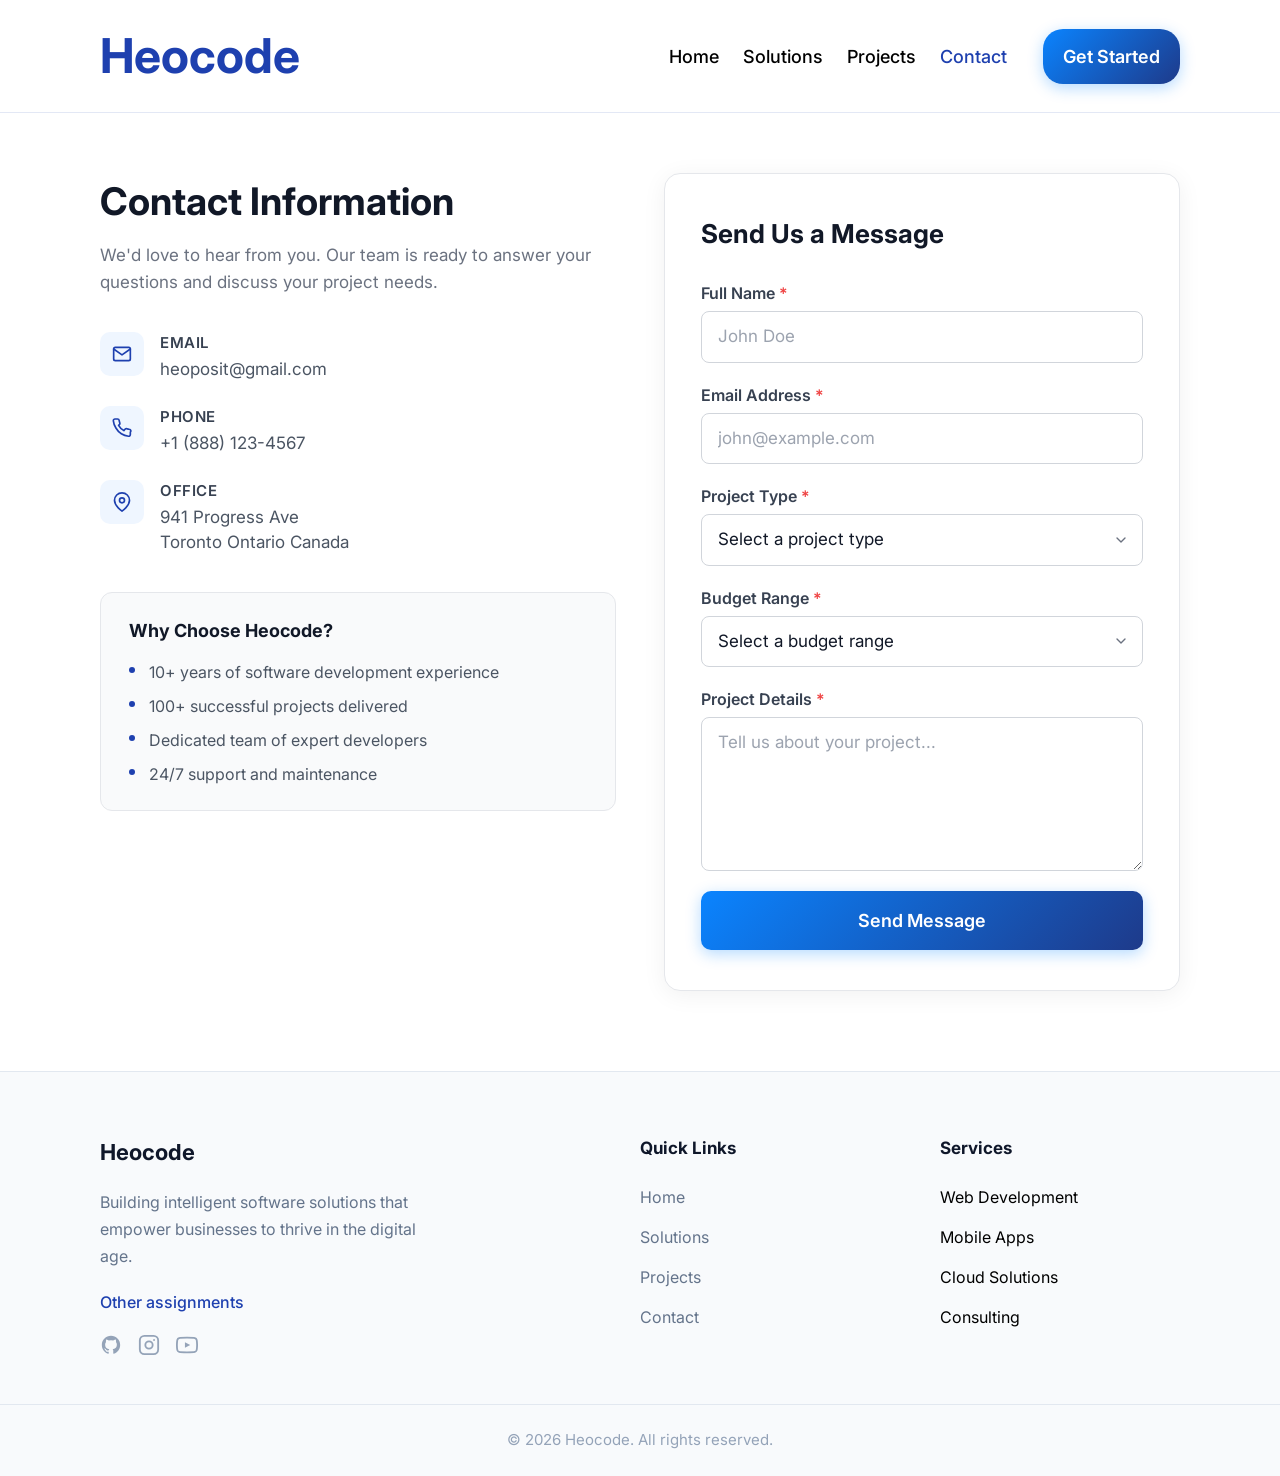
<file: html/contact.html>
<!-- 301468504 -->
<!doctype html>
<html lang="en">
    <head>
        <meta charset="UTF-8" />
        <meta name="viewport" content="width=device-width, initial-scale=1.0" />
        <title>Heocode</title>
        <link rel="stylesheet" href="../css/reset.css" />
        <link rel="stylesheet" href="../css/style.css" />
        <link rel="stylesheet" href="../css/contact.css" />
        <link rel="stylesheet" href="../css/modal.css" />
        <link rel="stylesheet" href="../css/header.css" />
        <link rel="stylesheet" href="../css/footer.css" />
        <link rel="preconnect" href="https://fonts.googleapis.com" />
        <link rel="preconnect" href="https://fonts.gstatic.com" crossorigin />
        <link
            href="https://fonts.googleapis.com/css2?family=Inter:opsz,wght@14..32,100..900&display=swap"
            rel="stylesheet"
        />
    </head>
    <body>
        <div class="nav-overlay" id="nav-overlay"></div>
        <header>
            <div class="container">
                <a href="../html/index.html" class="logo">Heocode</a>

                <div class="burger" id="burger">
                    <span></span>
                    <span></span>
                    <span></span>
                </div>
                <nav class="nav" id="nav">
                    <ul class="menu">
                        <li class="menu__item">
                            <a href="../html/index.html" class="menu__item-link"
                                >Home</a
                            >
                        </li>
                        <li class="menu__item">
                            <a
                                href="../html/solutions.html"
                                class="menu__item-link"
                                >Solutions</a
                            >
                        </li>
                        <li class="menu__item">
                            <a
                                href="../html/projects.html"
                                class="menu__item-link"
                                >Projects</a
                            >
                        </li>
                        <li class="menu__item">
                            <a
                                href="../html/contact.html"
                                class="menu__item-link menu__item-link--active"
                                >Contact</a
                            >
                        </li>
                    </ul>
                    <button class="btn btn__mobile" id="open-contact-modal-nav">
                        Get Started
                    </button>
                </nav>
            </div>
        </header>

        <main>
            <section class="contact">
                <div class="container">
                    <div class="contact__grid">
                        <!-- Left: Contact Information -->
                        <div class="contact__info">
                            <h1 class="contact__info-title">
                                Contact Information
                            </h1>
                            <p class="contact__info-subtitle">
                                We'd love to hear from you. Our team is ready to
                                answer your questions and discuss your project
                                needs.
                            </p>

                            <ul class="contact__details">
                                <li class="contact__detail">
                                    <div class="contact__detail-icon">
                                        <svg
                                            width="20"
                                            height="20"
                                            viewBox="0 0 24 24"
                                            fill="none"
                                            xmlns="http://www.w3.org/2000/svg"
                                        >
                                            <path
                                                d="M4 4h16c1.1 0 2 .9 2 2v12c0 1.1-.9 2-2 2H4c-1.1 0-2-.9-2-2V6c0-1.1.9-2 2-2z"
                                                stroke="#1e40af"
                                                stroke-width="2"
                                                stroke-linecap="round"
                                                stroke-linejoin="round"
                                            />
                                            <polyline
                                                points="22,6 12,13 2,6"
                                                stroke="#1e40af"
                                                stroke-width="2"
                                                stroke-linecap="round"
                                                stroke-linejoin="round"
                                            />
                                        </svg>
                                    </div>
                                    <div class="contact__detail-body">
                                        <span class="contact__detail-label"
                                            >Email</span
                                        >
                                        <a
                                            href="mailto:heoposit@gmail.com"
                                            class="contact__detail-value"
                                            >heoposit@gmail.com</a
                                        >
                                    </div>
                                </li>
                                <li class="contact__detail">
                                    <div class="contact__detail-icon">
                                        <svg
                                            width="20"
                                            height="20"
                                            viewBox="0 0 24 24"
                                            fill="none"
                                            xmlns="http://www.w3.org/2000/svg"
                                        >
                                            <path
                                                d="M22 16.92v3a2 2 0 0 1-2.18 2 19.79 19.79 0 0 1-8.63-3.07A19.5 19.5 0 0 1 4.69 12 19.79 19.79 0 0 1 1.61 3.4 2 2 0 0 1 3.6 1.22h3a2 2 0 0 1 2 1.72c.127.96.361 1.903.7 2.81a2 2 0 0 1-.45 2.11L7.91 8.78a16 16 0 0 0 6.31 6.31l1.62-1.83a2 2 0 0 1 2.11-.45c.907.339 1.85.573 2.81.7A2 2 0 0 1 22 16.92z"
                                                stroke="#1e40af"
                                                stroke-width="2"
                                                stroke-linecap="round"
                                                stroke-linejoin="round"
                                            />
                                        </svg>
                                    </div>
                                    <div class="contact__detail-body">
                                        <span class="contact__detail-label"
                                            >Phone</span
                                        >
                                        <a
                                            href="tel:+18881234567"
                                            class="contact__detail-value"
                                            >+1 (888) 123-4567</a
                                        >
                                    </div>
                                </li>
                                <li class="contact__detail">
                                    <div class="contact__detail-icon">
                                        <svg
                                            width="20"
                                            height="20"
                                            viewBox="0 0 24 24"
                                            fill="none"
                                            xmlns="http://www.w3.org/2000/svg"
                                        >
                                            <path
                                                d="M21 10c0 7-9 13-9 13S3 17 3 10a9 9 0 0 1 18 0z"
                                                stroke="#1e40af"
                                                stroke-width="2"
                                                stroke-linecap="round"
                                                stroke-linejoin="round"
                                            />
                                            <circle
                                                cx="12"
                                                cy="10"
                                                r="3"
                                                stroke="#1e40af"
                                                stroke-width="2"
                                                stroke-linecap="round"
                                                stroke-linejoin="round"
                                            />
                                        </svg>
                                    </div>
                                    <div class="contact__detail-body">
                                        <span class="contact__detail-label"
                                            >Office</span
                                        >
                                        <span class="contact__detail-value"
                                            >941 Progress Ave<br />Toronto
                                            Ontario Canada</span
                                        >
                                    </div>
                                </li>
                            </ul>

                            <div class="contact__why">
                                <h3 class="contact__why-title">
                                    Why Choose Heocode?
                                </h3>
                                <ul class="contact__why-list">
                                    <li>
                                        10+ years of software development
                                        experience
                                    </li>
                                    <li>100+ successful projects delivered</li>
                                    <li>Dedicated team of expert developers</li>
                                    <li>24/7 support and maintenance</li>
                                </ul>
                            </div>
                        </div>

                        <!-- Right: Send Us a Message form -->
                        <div class="contact__form-wrap">
                            <h2 class="contact__form-title">
                                Send Us a Message
                            </h2>
                            <form class="contact__form" novalidate>
                                <div class="contact__field">
                                    <label
                                        class="contact__label"
                                        for="full-name"
                                        >Full Name
                                        <span class="contact__required"
                                            >*</span
                                        ></label
                                    >
                                    <input
                                        class="contact__input"
                                        type="text"
                                        id="full-name"
                                        name="full-name"
                                        placeholder="John Doe"
                                        required
                                    />
                                </div>
                                <div class="contact__field">
                                    <label class="contact__label" for="email"
                                        >Email Address
                                        <span class="contact__required"
                                            >*</span
                                        ></label
                                    >
                                    <input
                                        class="contact__input"
                                        type="email"
                                        id="email"
                                        name="email"
                                        placeholder="john@example.com"
                                        required
                                    />
                                </div>
                                <div class="contact__field">
                                    <label
                                        class="contact__label"
                                        for="project-type"
                                        >Project Type
                                        <span class="contact__required"
                                            >*</span
                                        ></label
                                    >
                                    <div class="contact__select-wrap">
                                        <select
                                            class="contact__select"
                                            id="project-type"
                                            name="project-type"
                                            required
                                        >
                                            <option value="" disabled selected>
                                                Select a project type
                                            </option>
                                            <option value="web">
                                                Web Development
                                            </option>
                                            <option value="mobile">
                                                Mobile App
                                            </option>
                                            <option value="cloud">
                                                Cloud Solutions
                                            </option>
                                            <option value="consulting">
                                                Consulting
                                            </option>
                                        </select>
                                        <svg
                                            class="contact__select-arrow"
                                            width="16"
                                            height="16"
                                            viewBox="0 0 24 24"
                                            fill="none"
                                            xmlns="http://www.w3.org/2000/svg"
                                        >
                                            <polyline
                                                points="6 9 12 15 18 9"
                                                stroke="#6b7280"
                                                stroke-width="2"
                                                stroke-linecap="round"
                                                stroke-linejoin="round"
                                            />
                                        </svg>
                                    </div>
                                </div>
                                <div class="contact__field">
                                    <label class="contact__label" for="budget"
                                        >Budget Range
                                        <span class="contact__required"
                                            >*</span
                                        ></label
                                    >
                                    <div class="contact__select-wrap">
                                        <select
                                            class="contact__select"
                                            id="budget"
                                            name="budget"
                                            required
                                        >
                                            <option value="" disabled selected>
                                                Select a budget range
                                            </option>
                                            <option value="under5k">
                                                Under $5,000
                                            </option>
                                            <option value="5k-20k">
                                                $5,000 – $20,000
                                            </option>
                                            <option value="20k-50k">
                                                $20,000 – $50,000
                                            </option>
                                            <option value="50k+">
                                                $50,000+
                                            </option>
                                        </select>
                                        <svg
                                            class="contact__select-arrow"
                                            width="16"
                                            height="16"
                                            viewBox="0 0 24 24"
                                            fill="none"
                                            xmlns="http://www.w3.org/2000/svg"
                                        >
                                            <polyline
                                                points="6 9 12 15 18 9"
                                                stroke="#6b7280"
                                                stroke-width="2"
                                                stroke-linecap="round"
                                                stroke-linejoin="round"
                                            />
                                        </svg>
                                    </div>
                                </div>
                                <div class="contact__field">
                                    <label class="contact__label" for="details"
                                        >Project Details
                                        <span class="contact__required"
                                            >*</span
                                        ></label
                                    >
                                    <textarea
                                        class="contact__textarea"
                                        id="details"
                                        name="details"
                                        placeholder="Tell us about your project..."
                                        rows="5"
                                        required
                                    ></textarea>
                                </div>
                                <button
                                    type="submit"
                                    class="btn contact__submit"
                                >
                                    Send Message
                                </button>
                            </form>
                        </div>
                    </div>
                </div>
            </section>
        </main>

        <footer class="footer">
            <div class="footer__top">
                <div class="container">
                    <div class="footer__grid">
                        <div class="footer__brand">
                            <span class="footer__logo-name">Heocode</span>
                            <p class="footer__description">
                                Building intelligent software solutions that
                                empower businesses to thrive in the digital age.
                            </p>
                            <a
                                href="http://studentweb.cencol.ca/viskako1/Web/Assignments/Root/index.html"
                                class="footer__other-link"
                                >Other assignments</a
                            >
                            <div class="footer__socials">
                                <a
                                    href="https://github.com/heocode"
                                    class="footer__social-link"
                                    aria-label="GitHub"
                                >
                                    <svg
                                        width="22"
                                        height="22"
                                        viewBox="0 0 24 24"
                                        fill="none"
                                        xmlns="http://www.w3.org/2000/svg"
                                    >
                                        <path
                                            d="M12 2C6.477 2 2 6.477 2 12c0 4.418 2.865 8.166 6.839 9.489.5.092.682-.217.682-.482 0-.237-.009-.868-.013-1.703-2.782.604-3.369-1.34-3.369-1.34-.454-1.156-1.11-1.463-1.11-1.463-.908-.62.069-.608.069-.608 1.003.07 1.531 1.03 1.531 1.03.892 1.529 2.341 1.087 2.91.831.092-.646.35-1.086.636-1.336-2.22-.253-4.555-1.11-4.555-4.943 0-1.091.39-1.984 1.029-2.683-.103-.253-.446-1.27.098-2.647 0 0 .84-.269 2.75 1.025A9.578 9.578 0 0 1 12 6.836a9.59 9.59 0 0 1 2.504.337c1.909-1.294 2.747-1.025 2.747-1.025.546 1.377.203 2.394.1 2.647.64.699 1.028 1.592 1.028 2.683 0 3.842-2.339 4.687-4.566 4.935.359.309.678.919.678 1.852 0 1.336-.012 2.415-.012 2.743 0 .267.18.578.688.48C19.138 20.163 22 16.418 22 12c0-5.523-4.477-10-10-10z"
                                            fill="currentColor"
                                        />
                                    </svg>
                                </a>
                                <a
                                    href="https://www.instagram.com/heoposit50"
                                    class="footer__social-link"
                                    aria-label="Instagram"
                                >
                                    <svg
                                        width="22"
                                        height="22"
                                        viewBox="0 0 24 24"
                                        fill="none"
                                        xmlns="http://www.w3.org/2000/svg"
                                    >
                                        <rect
                                            x="2"
                                            y="2"
                                            width="20"
                                            height="20"
                                            rx="5"
                                            stroke="currentColor"
                                            stroke-width="2"
                                        />
                                        <circle
                                            cx="12"
                                            cy="12"
                                            r="4"
                                            stroke="currentColor"
                                            stroke-width="2"
                                        />
                                        <circle
                                            cx="17.5"
                                            cy="6.5"
                                            r="1"
                                            fill="currentColor"
                                        />
                                    </svg>
                                </a>
                                <a
                                    href="#"
                                    class="footer__social-link"
                                    aria-label="YouTube"
                                >
                                    <svg
                                        width="22"
                                        height="22"
                                        viewBox="0 0 24 24"
                                        fill="none"
                                        xmlns="http://www.w3.org/2000/svg"
                                    >
                                        <path
                                            d="M22.54 6.42a2.78 2.78 0 0 0-1.95-1.96C18.88 4 12 4 12 4s-6.88 0-8.59.46A2.78 2.78 0 0 0 1.46 6.42 29 29 0 0 0 1 12a29 29 0 0 0 .46 5.58 2.78 2.78 0 0 0 1.95 1.96C5.12 20 12 20 12 20s6.88 0 8.59-.46a2.78 2.78 0 0 0 1.95-1.96A29 29 0 0 0 23 12a29 29 0 0 0-.46-5.58z"
                                            stroke="currentColor"
                                            stroke-width="2"
                                        />
                                        <polygon
                                            points="9.75 15.02 15.5 12 9.75 8.98 9.75 15.02"
                                            fill="currentColor"
                                        />
                                    </svg>
                                </a>
                            </div>
                        </div>
                        <div class="footer__nav">
                            <h4 class="footer__nav-title">Quick Links</h4>
                            <ul class="footer__nav-list">
                                <li>
                                    <a
                                        href="../html/index.html"
                                        class="footer__nav-link"
                                        >Home</a
                                    >
                                </li>
                                <li>
                                    <a
                                        href="../html/solutions.html"
                                        class="footer__nav-link"
                                        >Solutions</a
                                    >
                                </li>
                                <li>
                                    <a
                                        href="../html/projects.html"
                                        class="footer__nav-link"
                                        >Projects</a
                                    >
                                </li>
                                <li>
                                    <a
                                        href="../html/contact.html"
                                        class="footer__nav-link"
                                        >Contact</a
                                    >
                                </li>
                            </ul>
                        </div>
                        <div class="footer__nav">
                            <h4 class="footer__nav-title">Services</h4>
                            <ul class="footer__nav-list">
                                <li>Web Development</li>
                                <li>Mobile Apps</li>
                                <li>Cloud Solutions</li>
                                <li>Consulting</li>
                            </ul>
                        </div>
                    </div>
                </div>
            </div>
            <div class="footer__bottom">
                <div class="container">
                    <p class="footer__copyright">
                        © 2026 Heocode. All rights reserved.
                    </p>
                </div>
            </div>
        </footer>

        <!-- Contact modal -->
        <div
            class="modal"
            id="contact-modal"
            role="dialog"
            aria-modal="true"
            aria-labelledby="modal-title"
        >
            <div class="modal__overlay" id="modal-overlay"></div>
            <div class="modal__card">
                <button
                    class="modal__close"
                    id="modal-close"
                    aria-label="Close"
                >
                    <svg
                        width="20"
                        height="20"
                        viewBox="0 0 24 24"
                        fill="none"
                        xmlns="http://www.w3.org/2000/svg"
                    >
                        <path
                            d="M18 6L6 18M6 6l12 12"
                            stroke="currentColor"
                            stroke-width="2.5"
                            stroke-linecap="round"
                        />
                    </svg>
                </button>
                <h2 class="modal__title" id="modal-title">Send Us a Message</h2>
                <form class="modal__form" novalidate>
                    <div class="modal__field">
                        <label class="modal__label" for="m-full-name"
                            >Full Name
                            <span class="modal__required">*</span></label
                        >
                        <input
                            class="modal__input"
                            type="text"
                            id="m-full-name"
                            name="full-name"
                            placeholder="John Doe"
                            required
                        />
                    </div>
                    <div class="modal__field">
                        <label class="modal__label" for="m-email"
                            >Email Address
                            <span class="modal__required">*</span></label
                        >
                        <input
                            class="modal__input"
                            type="email"
                            id="m-email"
                            name="email"
                            placeholder="john@example.com"
                            required
                        />
                    </div>
                    <div class="modal__row">
                        <div class="modal__field">
                            <label class="modal__label" for="m-project-type"
                                >Project Type
                                <span class="modal__required">*</span></label
                            >
                            <div class="modal__select-wrap">
                                <select
                                    class="modal__select"
                                    id="m-project-type"
                                    name="project-type"
                                    required
                                >
                                    <option value="" disabled selected>
                                        Select a project type
                                    </option>
                                    <option value="web">Web Development</option>
                                    <option value="mobile">Mobile App</option>
                                    <option value="cloud">
                                        Cloud Solutions
                                    </option>
                                    <option value="consulting">
                                        Consulting
                                    </option>
                                </select>
                                <svg
                                    class="modal__select-arrow"
                                    width="16"
                                    height="16"
                                    viewBox="0 0 24 24"
                                    fill="none"
                                    xmlns="http://www.w3.org/2000/svg"
                                >
                                    <polyline
                                        points="6 9 12 15 18 9"
                                        stroke="#6b7280"
                                        stroke-width="2"
                                        stroke-linecap="round"
                                        stroke-linejoin="round"
                                    />
                                </svg>
                            </div>
                        </div>
                        <div class="modal__field">
                            <label class="modal__label" for="m-budget"
                                >Budget Range
                                <span class="modal__required">*</span></label
                            >
                            <div class="modal__select-wrap">
                                <select
                                    class="modal__select"
                                    id="m-budget"
                                    name="budget"
                                    required
                                >
                                    <option value="" disabled selected>
                                        Select a budget range
                                    </option>
                                    <option value="under5k">
                                        Under $5,000
                                    </option>
                                    <option value="5k-20k">
                                        $5,000 – $20,000
                                    </option>
                                    <option value="20k-50k">
                                        $20,000 – $50,000
                                    </option>
                                    <option value="50k+">$50,000+</option>
                                </select>
                                <svg
                                    class="modal__select-arrow"
                                    width="16"
                                    height="16"
                                    viewBox="0 0 24 24"
                                    fill="none"
                                    xmlns="http://www.w3.org/2000/svg"
                                >
                                    <polyline
                                        points="6 9 12 15 18 9"
                                        stroke="#6b7280"
                                        stroke-width="2"
                                        stroke-linecap="round"
                                        stroke-linejoin="round"
                                    />
                                </svg>
                            </div>
                        </div>
                    </div>
                    <div class="modal__field">
                        <label class="modal__label" for="m-details"
                            >Project Details
                            <span class="modal__required">*</span></label
                        >
                        <textarea
                            class="modal__textarea"
                            id="m-details"
                            name="details"
                            placeholder="Tell us about your project..."
                            rows="4"
                            required
                        ></textarea>
                    </div>
                    <button type="submit" class="btn modal__submit">
                        Send Message
                    </button>
                </form>
            </div>
        </div>

        <script src="../js/scripts.js"></script>
    </body>
</html>
</file>
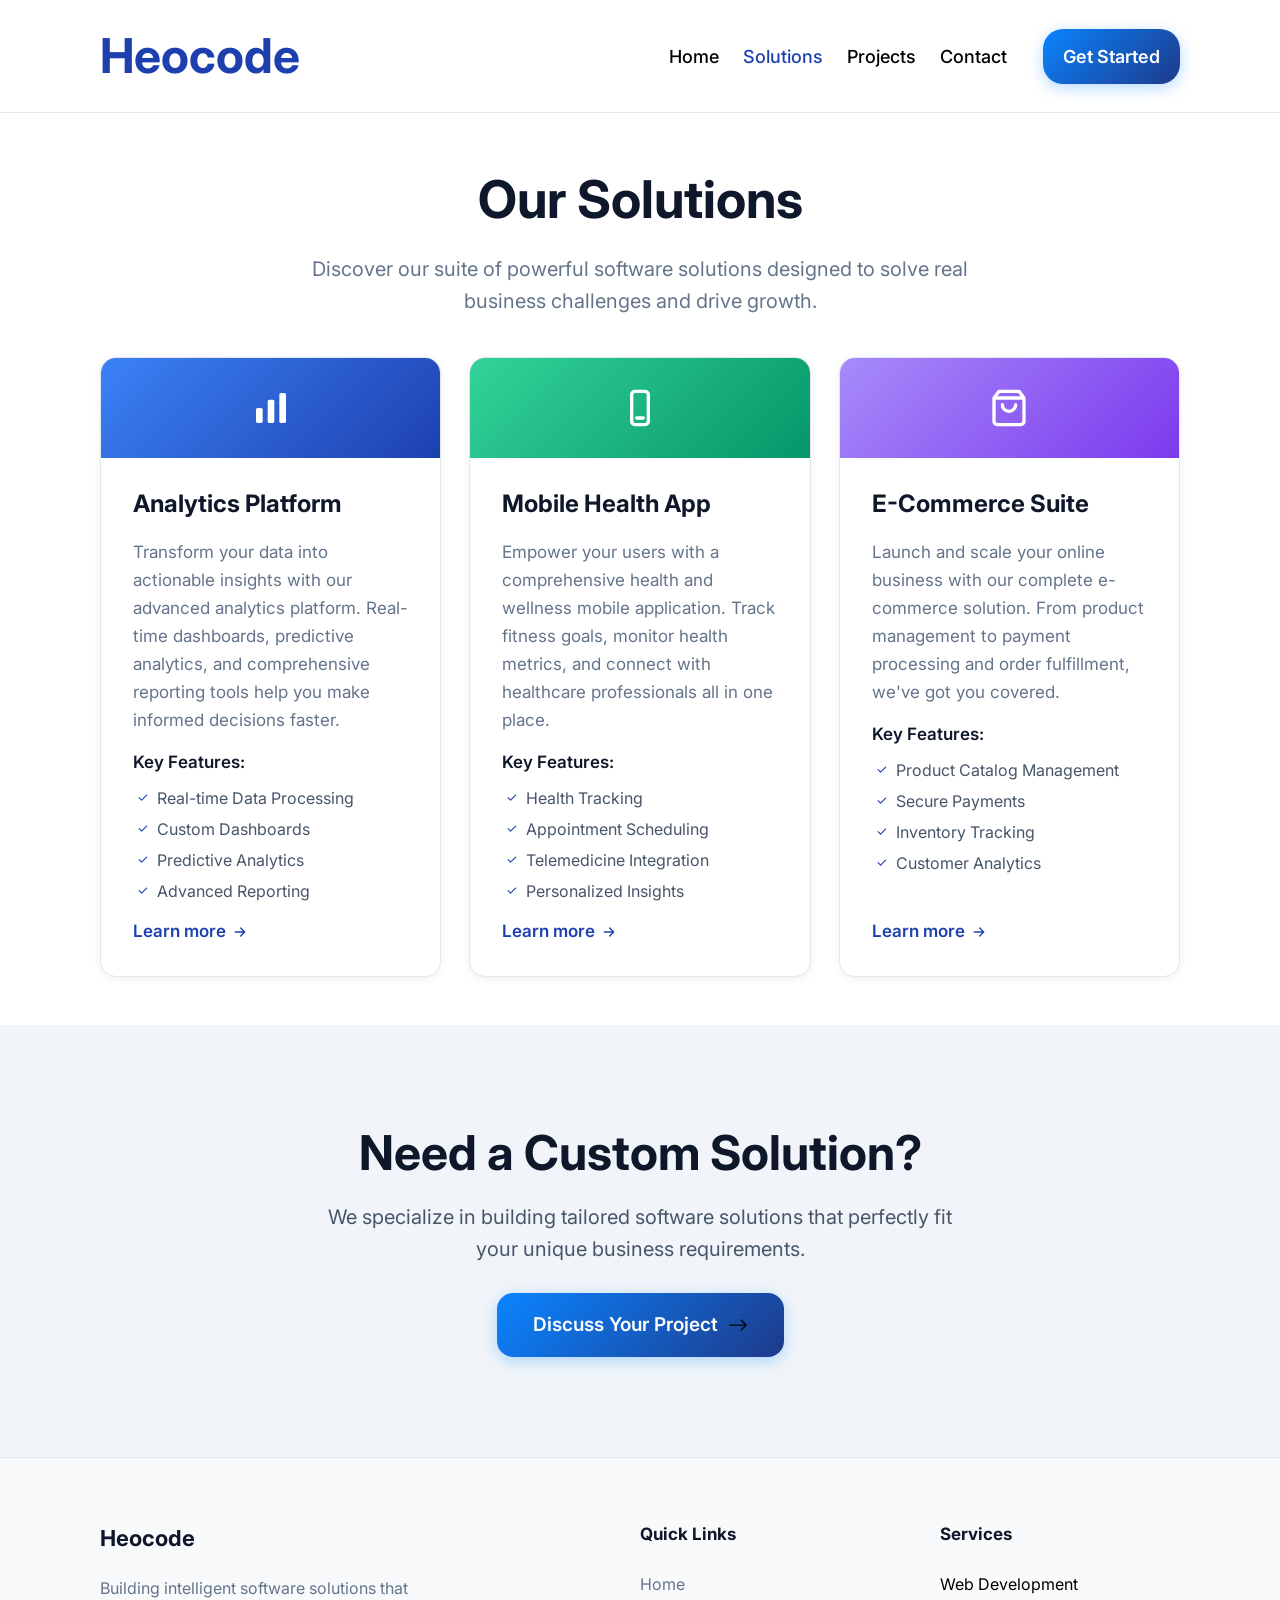
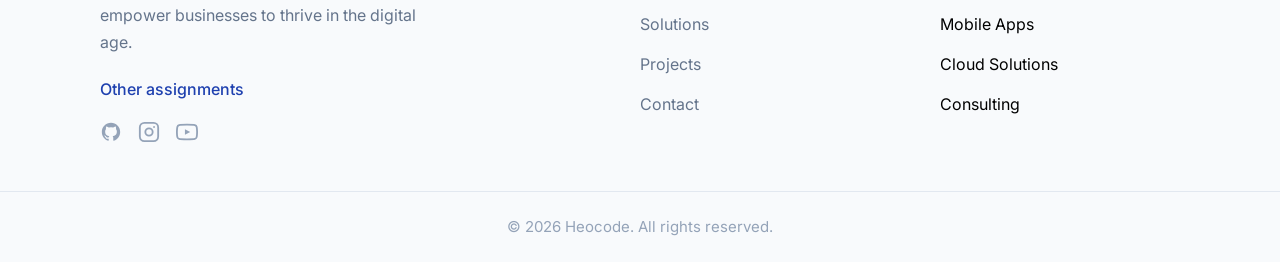
<file: html/solutions.html>
<!-- 301468504 -->
<!doctype html>
<html lang="en">
    <head>
        <meta charset="UTF-8" />
        <meta name="viewport" content="width=device-width, initial-scale=1.0" />
        <title>Heocode</title>
        <link rel="stylesheet" href="../css/reset.css" />
        <link rel="stylesheet" href="../css/style.css" />
        <link rel="stylesheet" href="../css/solutions.css" />
        <link rel="stylesheet" href="../css/modal.css" />
        <link rel="stylesheet" href="../css/header.css" />
        <link rel="stylesheet" href="../css/footer.css" />
        <link rel="preconnect" href="https://fonts.googleapis.com" />
        <link rel="preconnect" href="https://fonts.gstatic.com" crossorigin />
        <link
            href="https://fonts.googleapis.com/css2?family=Inter:opsz,wght@14..32,100..900&display=swap"
            rel="stylesheet"
        />
    </head>
    <body>
        <div class="nav-overlay" id="nav-overlay"></div>
        <header>
            <div class="container">
                <a href="../html/index.html" class="logo">Heocode</a>

                <div class="burger" id="burger">
                    <span></span>
                    <span></span>
                    <span></span>
                </div>
                <nav class="nav" id="nav">
                    <ul class="menu">
                        <li class="menu__item">
                            <a href="../html/index.html" class="menu__item-link"
                                >Home</a
                            >
                        </li>
                        <li class="menu__item">
                            <a
                                href="../html/solutions.html"
                                class="menu__item-link menu__item-link--active"
                                >Solutions</a
                            >
                        </li>
                        <li class="menu__item">
                            <a
                                href="../html/projects.html"
                                class="menu__item-link"
                                >Projects</a
                            >
                        </li>
                        <li class="menu__item">
                            <a
                                href="../html/contact.html"
                                class="menu__item-link"
                                >Contact</a
                            >
                        </li>
                    </ul>
                    <button class="btn btn__mobile" id="open-contact-modal-nav">
                        Get Started
                    </button>
                </nav>
            </div>
        </header>
        <main>
            <section class="solutions">
                <div class="container">
                    <div class="solutions__header">
                        <h1 class="solutions__title">Our Solutions</h1>
                        <p class="solutions__subtitle">
                            Discover our suite of powerful software solutions
                            designed to solve real business challenges and drive
                            growth.
                        </p>
                    </div>
                    <div class="solutions__grid">
                        <!-- Card 1: Analytics Platform -->
                        <div class="sol-card">
                            <div
                                class="sol-card__banner sol-card__banner--blue"
                            >
                                <svg
                                    width="40"
                                    height="40"
                                    viewBox="0 0 24 24"
                                    fill="none"
                                    xmlns="http://www.w3.org/2000/svg"
                                >
                                    <rect
                                        x="3"
                                        y="12"
                                        width="4"
                                        height="9"
                                        rx="1"
                                        fill="white"
                                    />
                                    <rect
                                        x="10"
                                        y="7"
                                        width="4"
                                        height="14"
                                        rx="1"
                                        fill="white"
                                    />
                                    <rect
                                        x="17"
                                        y="3"
                                        width="4"
                                        height="18"
                                        rx="1"
                                        fill="white"
                                    />
                                </svg>
                            </div>
                            <div class="sol-card__body">
                                <h2 class="sol-card__title">
                                    Analytics Platform
                                </h2>
                                <p class="sol-card__desc">
                                    Transform your data into actionable insights
                                    with our advanced analytics platform.
                                    Real-time dashboards, predictive analytics,
                                    and comprehensive reporting tools help you
                                    make informed decisions faster.
                                </p>
                                <div class="sol-card__features">
                                    <p class="sol-card__features-label">
                                        Key Features:
                                    </p>
                                    <ul class="sol-card__list">
                                        <li>Real-time Data Processing</li>
                                        <li>Custom Dashboards</li>
                                        <li>Predictive Analytics</li>
                                        <li>Advanced Reporting</li>
                                    </ul>
                                </div>
                                <a
                                    href="./projects.html"
                                    class="sol-card__link"
                                >
                                    Learn more
                                    <svg
                                        width="16"
                                        height="16"
                                        viewBox="0 0 24 24"
                                        fill="none"
                                        xmlns="http://www.w3.org/2000/svg"
                                    >
                                        <path
                                            d="M5 12H19M19 12L13 6M19 12L13 18"
                                            stroke="currentColor"
                                            stroke-width="2"
                                            stroke-linecap="round"
                                            stroke-linejoin="round"
                                        />
                                    </svg>
                                </a>
                            </div>
                        </div>

                        <!-- Card 2: Mobile Health App -->
                        <div class="sol-card">
                            <div
                                class="sol-card__banner sol-card__banner--green"
                            >
                                <svg
                                    width="40"
                                    height="40"
                                    viewBox="0 0 24 24"
                                    fill="none"
                                    xmlns="http://www.w3.org/2000/svg"
                                >
                                    <rect
                                        x="7"
                                        y="2"
                                        width="10"
                                        height="20"
                                        rx="2"
                                        stroke="white"
                                        stroke-width="2"
                                    />
                                    <line
                                        x1="10"
                                        y1="18"
                                        x2="14"
                                        y2="18"
                                        stroke="white"
                                        stroke-width="2"
                                        stroke-linecap="round"
                                    />
                                </svg>
                            </div>
                            <div class="sol-card__body">
                                <h2 class="sol-card__title">
                                    Mobile Health App
                                </h2>
                                <p class="sol-card__desc">
                                    Empower your users with a comprehensive
                                    health and wellness mobile application.
                                    Track fitness goals, monitor health metrics,
                                    and connect with healthcare professionals
                                    all in one place.
                                </p>
                                <div class="sol-card__features">
                                    <p class="sol-card__features-label">
                                        Key Features:
                                    </p>
                                    <ul class="sol-card__list">
                                        <li>Health Tracking</li>
                                        <li>Appointment Scheduling</li>
                                        <li>Telemedicine Integration</li>
                                        <li>Personalized Insights</li>
                                    </ul>
                                </div>
                                <a
                                    href="./projects.html"
                                    class="sol-card__link"
                                >
                                    Learn more
                                    <svg
                                        width="16"
                                        height="16"
                                        viewBox="0 0 24 24"
                                        fill="none"
                                        xmlns="http://www.w3.org/2000/svg"
                                    >
                                        <path
                                            d="M5 12H19M19 12L13 6M19 12L13 18"
                                            stroke="currentColor"
                                            stroke-width="2"
                                            stroke-linecap="round"
                                            stroke-linejoin="round"
                                        />
                                    </svg>
                                </a>
                            </div>
                        </div>

                        <!-- Card 3: E-Commerce Suite -->
                        <div class="sol-card">
                            <div
                                class="sol-card__banner sol-card__banner--purple"
                            >
                                <svg
                                    width="40"
                                    height="40"
                                    viewBox="0 0 24 24"
                                    fill="none"
                                    xmlns="http://www.w3.org/2000/svg"
                                >
                                    <path
                                        d="M6 2L3 6V20C3 21.1 3.9 22 5 22H19C20.1 22 21 21.1 21 20V6L18 2H6Z"
                                        stroke="white"
                                        stroke-width="2"
                                        stroke-linejoin="round"
                                    />
                                    <line
                                        x1="3"
                                        y1="6"
                                        x2="21"
                                        y2="6"
                                        stroke="white"
                                        stroke-width="2"
                                    />
                                    <path
                                        d="M16 10C16 12.2 14.2 14 12 14C9.8 14 8 12.2 8 10"
                                        stroke="white"
                                        stroke-width="2"
                                        stroke-linecap="round"
                                    />
                                </svg>
                            </div>
                            <div class="sol-card__body">
                                <h2 class="sol-card__title">
                                    E-Commerce Suite
                                </h2>
                                <p class="sol-card__desc">
                                    Launch and scale your online business with
                                    our complete e-commerce solution. From
                                    product management to payment processing and
                                    order fulfillment, we've got you covered.
                                </p>
                                <div class="sol-card__features">
                                    <p class="sol-card__features-label">
                                        Key Features:
                                    </p>
                                    <ul class="sol-card__list">
                                        <li>Product Catalog Management</li>
                                        <li>Secure Payments</li>
                                        <li>Inventory Tracking</li>
                                        <li>Customer Analytics</li>
                                    </ul>
                                </div>
                                <a
                                    href="./projects.html"
                                    class="sol-card__link"
                                >
                                    Learn more
                                    <svg
                                        width="16"
                                        height="16"
                                        viewBox="0 0 24 24"
                                        fill="none"
                                        xmlns="http://www.w3.org/2000/svg"
                                    >
                                        <path
                                            d="M5 12H19M19 12L13 6M19 12L13 18"
                                            stroke="currentColor"
                                            stroke-width="2"
                                            stroke-linecap="round"
                                            stroke-linejoin="round"
                                        />
                                    </svg>
                                </a>
                            </div>
                        </div>
                    </div>
                </div>
            </section>
        </main>
        <section class="sol-cta">
            <div class="container">
                <h2 class="sol-cta__title">Need a Custom Solution?</h2>
                <p class="sol-cta__subtitle">
                    We specialize in building tailored software solutions that
                    perfectly fit your unique business requirements.
                </p>
                <button id="open-contact-modal" class="btn sol-cta__btn">
                    Discuss Your Project
                    <img src="../images/arrow-right.svg" alt="" />
                </button>
            </div>
        </section>
        <footer class="footer">
            <div class="footer__top">
                <div class="container">
                    <div class="footer__grid">
                        <div class="footer__brand">
                            <span class="footer__logo-name">Heocode</span>
                            <p class="footer__description">
                                Building intelligent software solutions that
                                empower businesses to thrive in the digital age.
                            </p>
                            <a
                                href="http://studentweb.cencol.ca/viskako1/Web/Assignments/Root/index.html"
                                class="footer__other-link"
                                >Other assignments</a
                            >
                            <div class="footer__socials">
                                <a
                                    href="https://github.com/heocode"
                                    class="footer__social-link"
                                    aria-label="GitHub"
                                >
                                    <svg
                                        width="22"
                                        height="22"
                                        viewBox="0 0 24 24"
                                        fill="none"
                                        xmlns="http://www.w3.org/2000/svg"
                                    >
                                        <path
                                            d="M12 2C6.477 2 2 6.477 2 12c0 4.418 2.865 8.166 6.839 9.489.5.092.682-.217.682-.482 0-.237-.009-.868-.013-1.703-2.782.604-3.369-1.34-3.369-1.34-.454-1.156-1.11-1.463-1.11-1.463-.908-.62.069-.608.069-.608 1.003.07 1.531 1.03 1.531 1.03.892 1.529 2.341 1.087 2.91.831.092-.646.35-1.086.636-1.336-2.22-.253-4.555-1.11-4.555-4.943 0-1.091.39-1.984 1.029-2.683-.103-.253-.446-1.27.098-2.647 0 0 .84-.269 2.75 1.025A9.578 9.578 0 0 1 12 6.836a9.59 9.59 0 0 1 2.504.337c1.909-1.294 2.747-1.025 2.747-1.025.546 1.377.203 2.394.1 2.647.64.699 1.028 1.592 1.028 2.683 0 3.842-2.339 4.687-4.566 4.935.359.309.678.919.678 1.852 0 1.336-.012 2.415-.012 2.743 0 .267.18.578.688.48C19.138 20.163 22 16.418 22 12c0-5.523-4.477-10-10-10z"
                                            fill="currentColor"
                                        />
                                    </svg>
                                </a>
                                <a
                                    href="https://www.instagram.com/heoposit50"
                                    class="footer__social-link"
                                    aria-label="Instagram"
                                >
                                    <svg
                                        width="22"
                                        height="22"
                                        viewBox="0 0 24 24"
                                        fill="none"
                                        xmlns="http://www.w3.org/2000/svg"
                                    >
                                        <rect
                                            x="2"
                                            y="2"
                                            width="20"
                                            height="20"
                                            rx="5"
                                            stroke="currentColor"
                                            stroke-width="2"
                                        />
                                        <circle
                                            cx="12"
                                            cy="12"
                                            r="4"
                                            stroke="currentColor"
                                            stroke-width="2"
                                        />
                                        <circle
                                            cx="17.5"
                                            cy="6.5"
                                            r="1"
                                            fill="currentColor"
                                        />
                                    </svg>
                                </a>
                                <a
                                    href="#"
                                    class="footer__social-link"
                                    aria-label="YouTube"
                                >
                                    <svg
                                        width="22"
                                        height="22"
                                        viewBox="0 0 24 24"
                                        fill="none"
                                        xmlns="http://www.w3.org/2000/svg"
                                    >
                                        <path
                                            d="M22.54 6.42a2.78 2.78 0 0 0-1.95-1.96C18.88 4 12 4 12 4s-6.88 0-8.59.46A2.78 2.78 0 0 0 1.46 6.42 29 29 0 0 0 1 12a29 29 0 0 0 .46 5.58 2.78 2.78 0 0 0 1.95 1.96C5.12 20 12 20 12 20s6.88 0 8.59-.46a2.78 2.78 0 0 0 1.95-1.96A29 29 0 0 0 23 12a29 29 0 0 0-.46-5.58z"
                                            stroke="currentColor"
                                            stroke-width="2"
                                        />
                                        <polygon
                                            points="9.75 15.02 15.5 12 9.75 8.98 9.75 15.02"
                                            fill="currentColor"
                                        />
                                    </svg>
                                </a>
                            </div>
                        </div>
                        <div class="footer__nav">
                            <h4 class="footer__nav-title">Quick Links</h4>
                            <ul class="footer__nav-list">
                                <li>
                                    <a href="../html/index.html" class="footer__nav-link">Home</a>
                                </li>
                                <li>
                                    <a href="../html/solutions.html" class="footer__nav-link">Solutions</a>
                                </li>
                                <li>
                                    <a href="../html/projects.html" class="footer__nav-link">Projects</a>
                                </li>
                                <li>
                                    <a href="../html/contact.html" class="footer__nav-link">Contact</a>
                                </li>
                            </ul>
                        </div>
                        <div class="footer__nav">
                            <h4 class="footer__nav-title">Services</h4>
                            <ul class="footer__nav-list">
                                <li>Web Development</li>
                                <li>Mobile Apps</li>
                                <li>Cloud Solutions</li>
                                <li>Consulting</li>
                            </ul>
                        </div>
                    </div>
                </div>
            </div>
            <div class="footer__bottom">
                <div class="container">
                    <p class="footer__copyright">
                        © 2026 Heocode. All rights reserved.
                    </p>
                </div>
            </div>
        </footer>
        <!-- Contact modal -->
        <div
            class="modal"
            id="contact-modal"
            role="dialog"
            aria-modal="true"
            aria-labelledby="modal-title"
        >
            <div class="modal__overlay" id="modal-overlay"></div>
            <div class="modal__card">
                <button
                    class="modal__close"
                    id="modal-close"
                    aria-label="Close"
                >
                    <svg
                        width="20"
                        height="20"
                        viewBox="0 0 24 24"
                        fill="none"
                        xmlns="http://www.w3.org/2000/svg"
                    >
                        <path
                            d="M18 6L6 18M6 6l12 12"
                            stroke="currentColor"
                            stroke-width="2.5"
                            stroke-linecap="round"
                        />
                    </svg>
                </button>
                <h2 class="modal__title" id="modal-title">Send Us a Message</h2>
                <form class="modal__form" novalidate>
                    <div class="modal__field">
                        <label class="modal__label" for="m-full-name"
                            >Full Name
                            <span class="modal__required">*</span></label
                        >
                        <input
                            class="modal__input"
                            type="text"
                            id="m-full-name"
                            name="full-name"
                            placeholder="John Doe"
                            required
                        />
                    </div>
                    <div class="modal__field">
                        <label class="modal__label" for="m-email"
                            >Email Address
                            <span class="modal__required">*</span></label
                        >
                        <input
                            class="modal__input"
                            type="email"
                            id="m-email"
                            name="email"
                            placeholder="john@example.com"
                            required
                        />
                    </div>
                    <div class="modal__row">
                        <div class="modal__field">
                            <label class="modal__label" for="m-project-type"
                                >Project Type
                                <span class="modal__required">*</span></label
                            >
                            <div class="modal__select-wrap">
                                <select
                                    class="modal__select"
                                    id="m-project-type"
                                    name="project-type"
                                    required
                                >
                                    <option value="" disabled selected>
                                        Select a project type
                                    </option>
                                    <option value="web">Web Development</option>
                                    <option value="mobile">Mobile App</option>
                                    <option value="cloud">
                                        Cloud Solutions
                                    </option>
                                    <option value="consulting">
                                        Consulting
                                    </option>
                                </select>
                                <svg
                                    class="modal__select-arrow"
                                    width="16"
                                    height="16"
                                    viewBox="0 0 24 24"
                                    fill="none"
                                    xmlns="http://www.w3.org/2000/svg"
                                >
                                    <polyline
                                        points="6 9 12 15 18 9"
                                        stroke="#6b7280"
                                        stroke-width="2"
                                        stroke-linecap="round"
                                        stroke-linejoin="round"
                                    />
                                </svg>
                            </div>
                        </div>
                        <div class="modal__field">
                            <label class="modal__label" for="m-budget"
                                >Budget Range
                                <span class="modal__required">*</span></label
                            >
                            <div class="modal__select-wrap">
                                <select
                                    class="modal__select"
                                    id="m-budget"
                                    name="budget"
                                    required
                                >
                                    <option value="" disabled selected>
                                        Select a budget range
                                    </option>
                                    <option value="under5k">
                                        Under $5,000
                                    </option>
                                    <option value="5k-20k">
                                        $5,000 – $20,000
                                    </option>
                                    <option value="20k-50k">
                                        $20,000 – $50,000
                                    </option>
                                    <option value="50k+">$50,000+</option>
                                </select>
                                <svg
                                    class="modal__select-arrow"
                                    width="16"
                                    height="16"
                                    viewBox="0 0 24 24"
                                    fill="none"
                                    xmlns="http://www.w3.org/2000/svg"
                                >
                                    <polyline
                                        points="6 9 12 15 18 9"
                                        stroke="#6b7280"
                                        stroke-width="2"
                                        stroke-linecap="round"
                                        stroke-linejoin="round"
                                    />
                                </svg>
                            </div>
                        </div>
                    </div>
                    <div class="modal__field">
                        <label class="modal__label" for="m-details"
                            >Project Details
                            <span class="modal__required">*</span></label
                        >
                        <textarea
                            class="modal__textarea"
                            id="m-details"
                            name="details"
                            placeholder="Tell us about your project..."
                            rows="4"
                            required
                        ></textarea>
                    </div>
                    <button type="submit" class="btn modal__submit">
                        Send Message
                    </button>
                </form>
            </div>
        </div>

        <script src="../js/scripts.js"></script>
    </body>
</html>
</file>
<file: css/style.css>
body {
    font-family: "Inter", sans-serif;
    display: flex;
    flex-direction: column;
    min-height: 100vh;
}

main {
    flex: 1;
    display: flex;
    flex-direction: column;
}

.no_scroll {
    overflow: hidden;
}

.btn {
    padding: 14px 20px;
    border-radius: 20px;
    background: linear-gradient(135deg, #0a84ff 0%, #1e3a8a 100%);
    box-shadow: 0 4px 15px rgba(10, 132, 255, 0.3);
    transition: all 0.3s ease;
    color: white;
    font-size: 18px;
    font-weight: 600;
}

.btn:hover {
    background: linear-gradient(135deg, #3b82f6 0%, #1e40af 100%);
    transform: translateY(-2px);
    box-shadow: 0 8px 25px rgba(59, 130, 246, 0.4);
}

.btn--outline {
    background: white;
    border: 2px solid #1e40af;
    color: #1e40af;
    box-shadow: none;
}

.btn--outline:hover {
    background: #eef2ff;
    box-shadow: none;
}

.btn--white {
    background: white;
    color: #1e40af;
    box-shadow: none;
    display: inline-flex;
    align-items: center;
    gap: 10px;
}

.btn--white img {
    width: 20px;
    height: 20px;
}

.btn--white:hover {
    background: #eef2ff;
    box-shadow: none;
    transform: translateY(-2px);
}

.container {
    max-width: 1440px;
    margin: 0 auto;
    padding: 20px 0;
}

@media (max-width: 1440px) {
    .container {
        max-width: 1080px;
    }
}

@media (max-width: 992px) {
    .container {
        max-width: none;
        margin: 0 20px;
    }
}

/* ── Active nav link ── */
.menu__item-link--active {
    color: #1e40af;
}

.menu__item-link--active::before {
    transform: scaleY(1);
}

/* ── Shared CTA section (Projects, detail pages) ── */
.proj-cta {
    background: linear-gradient(135deg, #0a84ff 0%, #1e3a8a 100%);
    padding: 80px 0;
    text-align: center;
}

.proj-cta .container {
    display: flex;
    flex-direction: column;
    align-items: center;
    gap: 20px;
    padding: 0;
}

.proj-cta__title {
    font-size: 42px;
    font-weight: 800;
    color: white;
}

.proj-cta__subtitle {
    font-size: 19px;
    color: rgba(255, 255, 255, 0.85);
    max-width: 500px;
    line-height: 1.65;
}

.proj-cta__btn {
    margin-top: 12px;
    display: inline-flex;
    align-items: center;
    gap: 10px;
    background: white;
    color: #1e40af;
    box-shadow: none;
}

.proj-cta__btn img {
    width: 20px;
    height: 20px;
}

.proj-cta__btn:hover {
    background: #eff6ff;
    box-shadow: none;
}

@media (max-width: 992px) {
    .proj-cta__title {
        font-size: 34px;
    }

    .proj-cta__subtitle {
        font-size: 17px;
    }
}

@media (max-width: 480px) {
    .proj-cta__title {
        font-size: 28px;
    }
}
</file>
<file: css/contact.css>
/* ── Contact page ── */

.contact {
    padding: 60px 0 80px;
}

.contact .container {
    padding-top: 0;
    padding-bottom: 0;
}

.contact__grid {
    display: grid;
    grid-template-columns: 1fr 1fr;
    gap: 48px;
    align-items: start;
}

/* ── Left column ── */

.contact__info-title {
    font-size: 38px;
    font-weight: 700;
    color: #111827;
    margin-bottom: 12px;
}

.contact__info-subtitle {
    font-size: 17px;
    color: #6b7280;
    line-height: 1.6;
    margin-bottom: 36px;
}

/* Detail list */

.contact__details {
    display: flex;
    flex-direction: column;
    gap: 24px;
    margin-bottom: 36px;
}

.contact__detail {
    display: flex;
    align-items: flex-start;
    gap: 16px;
}

.contact__detail-icon {
    flex-shrink: 0;
    width: 44px;
    height: 44px;
    border-radius: 10px;
    background: #eff6ff;
    display: flex;
    align-items: center;
    justify-content: center;
}

.contact__detail-body {
    display: flex;
    flex-direction: column;
    gap: 2px;
}

.contact__detail-label {
    font-size: 15px;
    font-weight: 600;
    color: #374151;
    text-transform: uppercase;
    letter-spacing: 0.04em;
}

.contact__detail-value {
    font-size: 17px;
    color: #4b5563;
    line-height: 1.5;
    text-decoration: none;
}

a.contact__detail-value:hover {
    color: #1e40af;
}

/* Why Heocode card */

.contact__why {
    background: #f9fafb;
    border: 1px solid #e5e7eb;
    border-radius: 12px;
    padding: 24px 28px;
}

.contact__why-title {
    font-size: 18px;
    font-weight: 700;
    color: #111827;
    margin-bottom: 16px;
}

.contact__why-list {
    display: flex;
    flex-direction: column;
    gap: 10px;
}

.contact__why-list li {
    font-size: 16px;
    color: #4b5563;
    padding-left: 20px;
    position: relative;
    line-height: 1.5;
}

.contact__why-list li::before {
    content: "";
    position: absolute;
    left: 0;
    top: 7px;
    width: 6px;
    height: 6px;
    border-radius: 50%;
    background: #1e40af;
}

/* ── Right column — form ── */

.contact__form-wrap {
    background: #ffffff;
    border: 1px solid #e5e7eb;
    border-radius: 16px;
    padding: 40px 36px;
    box-shadow: 0 4px 24px rgba(0, 0, 0, 0.06);
}

.contact__form-title {
    font-size: 26px;
    font-weight: 700;
    color: #111827;
    margin-bottom: 28px;
}

.contact__form {
    display: flex;
    flex-direction: column;
    gap: 20px;
}

.contact__field {
    display: flex;
    flex-direction: column;
    gap: 6px;
}

.contact__label {
    font-size: 16px;
    font-weight: 600;
    color: #374151;
}

.contact__required {
    color: #ef4444;
}

.contact__input,
.contact__select,
.contact__textarea {
    width: 100%;
    padding: 12px 16px;
    border: 1px solid #d1d5db;
    border-radius: 8px;
    font-family: "Inter", sans-serif;
    font-size: 17px;
    color: #111827;
    background: #ffffff;
    transition: border-color 0.2s ease, box-shadow 0.2s ease;
    outline: none;
}

.contact__input::placeholder,
.contact__textarea::placeholder {
    color: #9ca3af;
}

.contact__input:focus,
.contact__select:focus,
.contact__textarea:focus {
    border-color: #1e40af;
    box-shadow: 0 0 0 3px rgba(30, 64, 175, 0.12);
}

/* Select wrapper for custom arrow */

.contact__select-wrap {
    position: relative;
}

.contact__select {
    appearance: none;
    -webkit-appearance: none;
    padding-right: 40px;
    cursor: pointer;
}

.contact__select option[value=""][disabled] {
    color: #9ca3af;
}

.contact__select-arrow {
    position: absolute;
    right: 14px;
    top: 50%;
    transform: translateY(-50%);
    pointer-events: none;
}

/* Textarea */

.contact__textarea {
    resize: vertical;
    min-height: 120px;
}

/* Submit */

.contact__submit {
    width: 100%;
    padding: 16px;
    font-size: 18px;
    border-radius: 10px;
    border: none;
    cursor: pointer;
    text-align: center;
    justify-content: center;
}

/* ── Responsive ── */

@media (max-width: 992px) {
    .contact__grid {
        grid-template-columns: 1fr;
        gap: 40px;
    }

    .contact__form-wrap {
        padding: 28px 20px;
    }
}

@media (max-width: 480px) {
    .contact__info-title {
        font-size: 26px;
    }

    .contact__form-title {
        font-size: 20px;
    }
}
</file>
<file: css/modal.css>
/* ── Contact modal ── */

.modal {
    display: none;
    position: fixed;
    inset: 0;
    z-index: 1000;
    align-items: center;
    justify-content: center;
    padding: 20px;
}

.modal--open {
    display: flex;
}

.modal__overlay {
    position: absolute;
    inset: 0;
    background: rgba(15, 23, 42, 0.55);
    backdrop-filter: blur(4px);
}

.modal__card {
    position: relative;
    z-index: 1;
    background: #ffffff;
    border-radius: 20px;
    padding: 44px 40px;
    width: 100%;
    max-width: 640px;
    max-height: 90vh;
    overflow-y: auto;
    box-shadow: 0 24px 80px rgba(0, 0, 0, 0.18);
    animation: modal-in 0.25s ease;
}

@keyframes modal-in {
    from { opacity: 0; transform: translateY(20px) scale(0.97); }
    to   { opacity: 1; transform: translateY(0) scale(1); }
}

.modal__close {
    position: absolute;
    top: 18px;
    right: 18px;
    width: 36px;
    height: 36px;
    border-radius: 50%;
    border: none;
    background: #f1f5f9;
    color: #64748b;
    display: flex;
    align-items: center;
    justify-content: center;
    cursor: pointer;
    transition: background 0.2s ease, color 0.2s ease;
}

.modal__close:hover {
    background: #e2e8f0;
    color: #0f172a;
}

.modal__title {
    font-size: 24px;
    font-weight: 700;
    color: #111827;
    margin-bottom: 28px;
}

.modal__form {
    display: flex;
    flex-direction: column;
    gap: 18px;
}

.modal__row {
    display: grid;
    grid-template-columns: 1fr 1fr;
    gap: 16px;
}

.modal__field {
    display: flex;
    flex-direction: column;
    gap: 6px;
}

.modal__label {
    font-size: 14px;
    font-weight: 600;
    color: #374151;
}

.modal__required {
    color: #ef4444;
}

.modal__input,
.modal__select,
.modal__textarea {
    width: 100%;
    padding: 11px 14px;
    border: 1px solid #d1d5db;
    border-radius: 8px;
    font-family: "Inter", sans-serif;
    font-size: 15px;
    color: #111827;
    background: #ffffff;
    outline: none;
    transition: border-color 0.2s ease, box-shadow 0.2s ease;
}

.modal__input::placeholder,
.modal__textarea::placeholder {
    color: #9ca3af;
}

.modal__input:focus,
.modal__select:focus,
.modal__textarea:focus {
    border-color: #1e40af;
    box-shadow: 0 0 0 3px rgba(30, 64, 175, 0.12);
}

.modal__select-wrap {
    position: relative;
}

.modal__select {
    appearance: none;
    -webkit-appearance: none;
    padding-right: 36px;
    cursor: pointer;
}

.modal__select-arrow {
    position: absolute;
    right: 12px;
    top: 50%;
    transform: translateY(-50%);
    pointer-events: none;
}

.modal__textarea {
    resize: vertical;
    min-height: 100px;
}

.modal__submit {
    width: 100%;
    padding: 15px;
    font-size: 16px;
    border: none;
    border-radius: 10px;
    cursor: pointer;
    text-align: center;
    justify-content: center;
    margin-top: 4px;
}

/* ── Success state ── */

.form-success {
    display: flex;
    flex-direction: column;
    align-items: center;
    text-align: center;
    padding: 24px 0 8px;
    gap: 16px;
    animation: modal-in 0.3s ease;
}

.form-success svg {
    flex-shrink: 0;
}

.form-success__title {
    font-size: 22px;
    font-weight: 700;
    color: #111827;
}

.form-success__text {
    font-size: 15px;
    color: #6b7280;
    line-height: 1.6;
    max-width: 320px;
}

.form-success__btn {
    margin-top: 8px;
    padding: 12px 32px;
    font-size: 15px;
    border: none;
    border-radius: 10px;
    cursor: pointer;
}

@media (max-width: 560px) {
    .modal__card {
        padding: 32px 20px;
    }

    .modal__row {
        grid-template-columns: 1fr;
    }
}
</file>
<file: css/header.css>
header {
    width: 100%;
    border-bottom: 1px solid rgba(30, 64, 175, 0.12);
}

header .container {
    display: flex;
    justify-content: space-between;
    align-items: center;
}

.logo {
    font-size: 48px;
    font-weight: 700;
    color: #1e40af;
}

.nav {
    display: flex;
    align-items: center;
    gap: 36px;
}

.menu {
    display: flex;
    align-items: center;
    gap: 24px;
}

.menu__item-link {
    font-size: 18px;
    font-weight: 500;
    position: relative;
    transition: all 0.3s ease;
}

.menu__item-link:hover {
    color: #5f5f5f;
    transform: translateY(-3px);
}

.menu__item-link::before {
    content: "";
    position: absolute;
    z-index: -1;
    bottom: -10px;
    left: 0;
    right: 0;
    height: 3px;
    border-radius: 2px;
    background-color: #1e40af;
    transform: scaleY(0);
    transform-origin: bottom;
    transition: transform 0.3s ease;
}

.menu__item-link:hover::before {
    transform: scaleY(1);
}

.burger {
    display: none;
    width: 32px;
    height: 24px;
    flex-direction: column;
    justify-content: space-between;
    background-color: none;
    cursor: pointer;
    z-index: 1001;
}

.burger span {
    display: block;
    height: 3px;
    width: 100%;
    background-color: #1e40af;
    border-radius: 2px;
    transition: 0.2s;
}

.burger.active span:first-child {
    transform: translateY(10px) rotate(45deg);
    background-color: white;
}

.burger.active span:nth-child(2) {
    opacity: 0;
}

.burger.active span:last-child {
    transform: translateY(-10px) rotate(-45deg);
    background-color: white;
}

.nav-overlay {
    display: none;
}


@media (max-width: 992px) {
    .nav-overlay {
        display: block;
        position: fixed;
        inset: 0;
        background-color: rgba(0, 0, 0, 0.5);
        z-index: 99;
        opacity: 0;
        pointer-events: none;
        transition: opacity 0.3s;
    }

    .nav-overlay.active {
        opacity: 1;
        pointer-events: all;
    }
    .logo {
        font-size: 36px;
    }

    header {
        position: relative;
        z-index: 100;
    }

    .burger {
        display: flex;
    }
    nav {
        position: fixed;
        top: 0;
        right: -100%;
        width: 70%;
        height: 100vh;
        background-color: #1e40af;
        transition: 0.3s;
        padding: 80px;
        flex-direction: column;
        justify-content: center;
    }
    nav.active {
        right: 0;
    }
    .menu {
        align-items: center;
        flex-direction: column;
        gap: 25px;
    }

    .menu__item-link {
        font-size: 24px;
        color: white;
    }
    .btn__mobile {
        font-size: 24px;
        padding: 18px 26px;
        background: white;
        box-shadow: 0 4px 15px rgba(173, 173, 173, 0.3);
        color: #1e3a8a;
    }
    .btn__mobile:hover {
        background: white;
        transform: translateY(0);
    }
}

@media (max-width: 480px) {
    nav {
        width: 100%;
        justify-content: center;
    }
    .btn__mobile {
        padding: 25px;
        font-size: 26px;
        position: absolute;
        bottom: 0;
        width: 100%;
        border-radius: 0;
    }
}
</file>
<file: css/footer.css>
.footer {
    background-color: #f8fafc;
    border-top: 1px solid #e2e8f0;
}

.footer__top {
    padding: 64px 0 48px;
}

.footer__top .container {
    padding: 0;
}

.footer__grid {
    display: grid;
    grid-template-columns: 2fr 1fr 1fr;
    gap: 60px;
}

.footer__brand {
    display: flex;
    flex-direction: column;
    gap: 20px;
}

.footer__logo-name {
    font-size: 22px;
    font-weight: 700;
    color: #0f172a;
}

.footer__description {
    font-size: 16px;
    line-height: 1.7;
    color: #64748b;
    max-width: 340px;
}

.footer__other-link {
    font-size: 16px;
    font-weight: 500;
    color: #1e40af;
    transition: color 0.2s ease;
}

.footer__other-link:hover {
    color: #0a84ff;
}

.footer__socials {
    display: flex;
    gap: 16px;
}

.footer__social-link {
    color: #94a3b8;
    transition: color 0.2s ease;
}

.footer__social-link:hover {
    color: #1e40af;
}

.footer__nav {
    display: flex;
    flex-direction: column;
    gap: 24px;
}

.footer__nav-title {
    font-size: 17px;
    font-weight: 700;
    color: #0f172a;
}

.footer__nav-list {
    display: flex;
    flex-direction: column;
    gap: 16px;
}

.footer__nav-link {
    font-size: 16px;
    color: #64748b;
    transition: color 0.2s ease;
}

.footer__nav-link:hover {
    color: #1e40af;
}

.footer__bottom {
    border-top: 1px solid #e2e8f0;
    padding: 24px 0;
}

.footer__bottom .container {
    display: flex;
    justify-content: center;
    padding: 0;
}

.footer__copyright {
    font-size: 15px;
    color: #94a3b8;
}

@media (max-width: 992px) {
    .footer__grid {
        grid-template-columns: 1fr 1fr;
        gap: 40px;
    }

    .footer__brand {
        grid-column: 1 / -1;
    }

    .footer__top .container,
    .footer__bottom .container {
        margin: 0 20px;
    }
}

@media (max-width: 480px) {
    .footer__grid {
        grid-template-columns: 1fr;
    }
}
</file>
<file: css/solutions.css>
.solutions {
    flex: 1;
    display: flex;
    align-items: center;
}

.solutions .container {
    display: flex;
    flex-direction: column;
    align-items: center;
    gap: 40px;
    padding: 48px 0;
}

.solutions__header {
    text-align: center;
    max-width: 660px;
}

.solutions__title {
    font-size: 52px;
    font-weight: 700;
    color: #0f172a;
    margin-bottom: 14px;
}

.solutions__subtitle {
    font-size: 20px;
    color: #64748b;
    line-height: 1.6;
}

.solutions__grid {
    display: grid;
    grid-template-columns: repeat(3, 1fr);
    gap: 28px;
    width: 100%;
}

/* Card */
.sol-card {
    background: #ffffff;
    border: 1px solid #e2e8f0;
    border-radius: 16px;
    overflow: hidden;
    display: flex;
    flex-direction: column;
    box-shadow: 0 2px 8px rgba(0, 0, 0, 0.06);
    transition: box-shadow 0.2s ease, transform 0.2s ease;
}

.sol-card:hover {
    box-shadow: 0 8px 24px rgba(0, 0, 0, 0.1);
    transform: translateY(-2px);
}

.sol-card__banner {
    height: 100px;
    display: flex;
    align-items: center;
    justify-content: center;
    flex-shrink: 0;
}

.sol-card__banner--blue {
    background: linear-gradient(135deg, #3b82f6 0%, #1e40af 100%);
}

.sol-card__banner--green {
    background: linear-gradient(135deg, #34d399 0%, #059669 100%);
}

.sol-card__banner--purple {
    background: linear-gradient(135deg, #a78bfa 0%, #7c3aed 100%);
}

.sol-card__body {
    padding: 28px 32px 32px;
    display: flex;
    flex-direction: column;
    gap: 16px;
    flex: 1;
}

.sol-card__title {
    font-size: 24px;
    font-weight: 700;
    color: #0f172a;
}

.sol-card__desc {
    font-size: 17px;
    color: #64748b;
    line-height: 1.65;
}

.sol-card__features {
    display: flex;
    flex-direction: column;
    gap: 10px;
}

.sol-card__features-label {
    font-size: 17px;
    font-weight: 600;
    color: #0f172a;
}

.sol-card__list {
    display: flex;
    flex-direction: column;
    gap: 7px;
    padding-left: 4px;
}

.sol-card__list li {
    font-size: 16px;
    color: #475569;
    padding-left: 20px;
    position: relative;
}

.sol-card__list li::before {
    content: "✓";
    position: absolute;
    left: 0;
    color: #1e40af;
    font-size: 13px;
    top: 2px;
}

.sol-card__link {
    display: inline-flex;
    align-items: center;
    gap: 6px;
    font-size: 17px;
    font-weight: 600;
    color: #1e40af;
    margin-top: auto;
    transition: gap 0.2s ease, color 0.2s ease;
}

.sol-card__link:hover {
    color: #0a84ff;
    gap: 10px;
}

/* Custom solution CTA */
.sol-cta {
    background-color: #f1f5f9;
    padding: 80px 0;
}

.sol-cta .container {
    display: flex;
    flex-direction: column;
    align-items: center;
    text-align: center;
    gap: 20px;
}

.sol-cta__title {
    font-size: 48px;
    font-weight: 700;
    color: #0f172a;
    line-height: 1.15;
}

.sol-cta__subtitle {
    font-size: 20px;
    color: #475569;
    line-height: 1.6;
    max-width: 640px;
}

.sol-cta__btn {
    display: inline-flex;
    align-items: center;
    gap: 10px;
    margin-top: 8px;
    font-size: 19px;
    padding: 18px 36px;
    border-radius: 16px;
}

.sol-cta__btn img {
    width: 20px;
    height: 20px;
}

/* Responsive */
@media (max-width: 992px) {
    .solutions .container {
        gap: 20px;
        padding: 20px 0;
    }

    .solutions__title {
        font-size: 36px;
    }

    .solutions__subtitle {
        font-size: 17px;
    }

    .solutions__grid {
        gap: 16px;
    }

    .sol-card__banner {
        height: 64px;
    }

    .sol-card__body {
        padding: 16px;
        gap: 8px;
    }

    .sol-card__title {
        font-size: 19px;
    }

    .sol-card__desc,
    .sol-card__features-label,
    .sol-card__link {
        font-size: 15px;
    }

    .sol-card__list li {
        font-size: 14px;
    }
}

@media (max-width: 768px) {
    .solutions__grid {
        grid-template-columns: 1fr;
        max-width: 480px;
        margin: 0 auto;
    }

    .solutions {
        align-items: flex-start;
    }
}

@media (max-width: 480px) {
    .solutions__title {
        font-size: 28px;
    }

    .solutions__subtitle {
        font-size: 16px;
    }

    .solutions__grid {
        max-width: none;
    }
}
</file>
